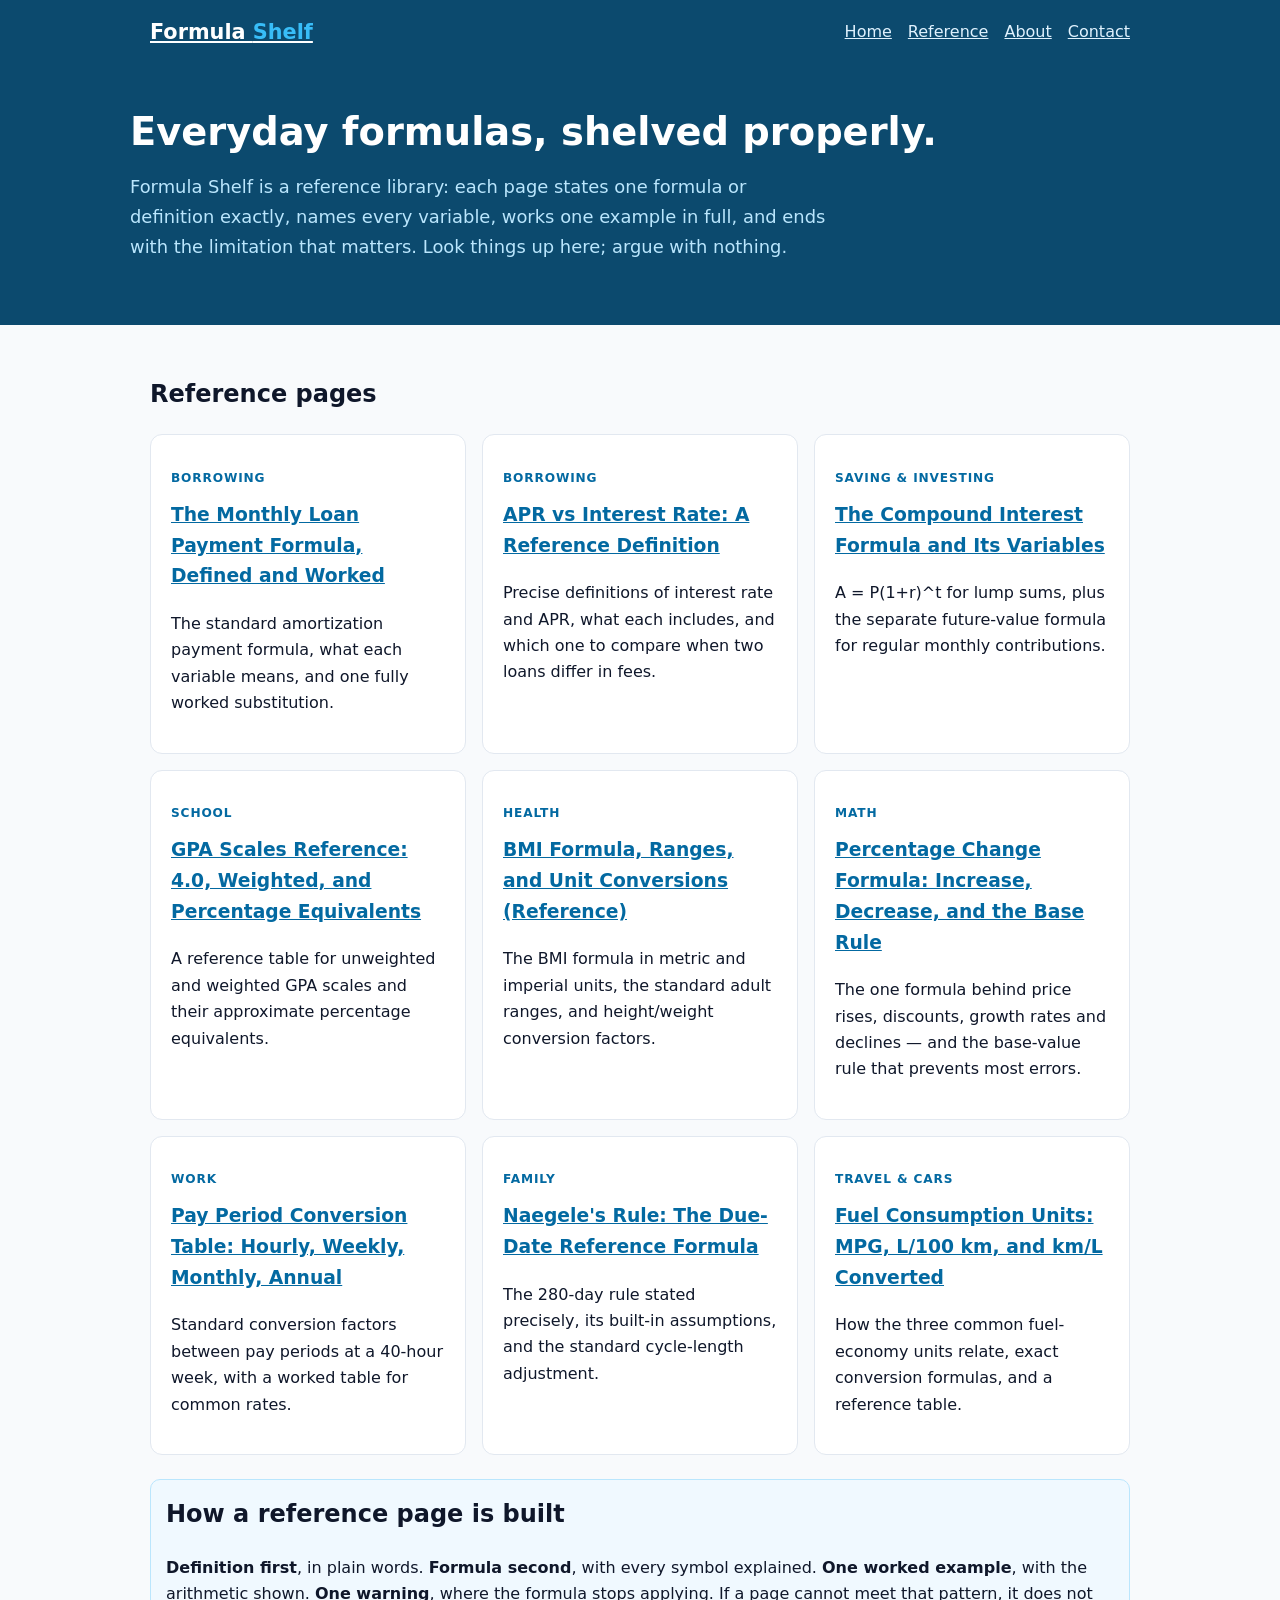
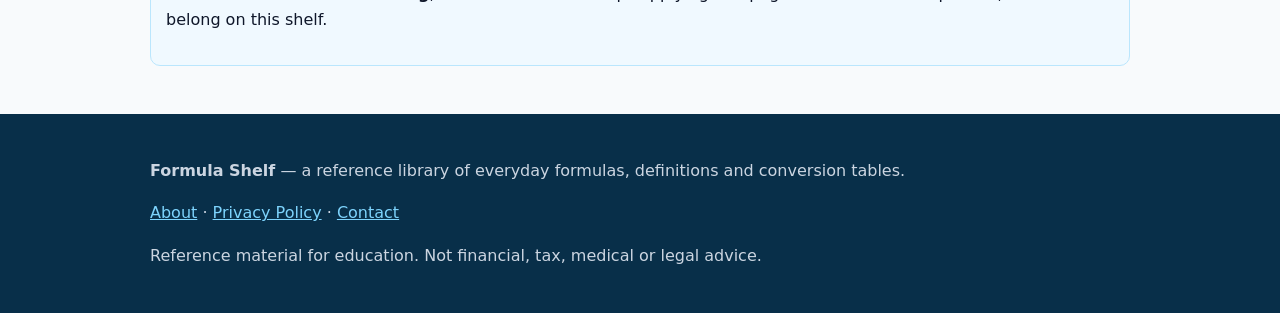
<file: index.html>
<!doctype html><html lang="en"><head><meta charset="utf-8"><meta name="viewport" content="width=device-width,initial-scale=1">
<title>Everyday Formulas and Definitions, Stated Exactly | Formula Shelf</title><meta name="description" content="A reference library of everyday formulas: loan payments, compound interest, GPA scales, BMI, percentage change, pay conversions, due dates and fuel-economy units.">
<meta property="og:title" content="Everyday Formulas and Definitions, Stated Exactly"><meta property="og:description" content="A reference library of everyday formulas: loan payments, compound interest, GPA scales, BMI, percentage change, pay conversions, due dates and fuel-economy units.">
<link rel="stylesheet" href="style.css"></head><body>
<header><div class="wrap"><div class="nav"><a class="logo" href="index.html">Formula <span>Shelf</span></a><nav><a href="index.html">Home</a><a href="index.html#reference">Reference</a><a href="about.html">About</a><a href="contact.html">Contact</a></nav></div></div></header>
<div style="background:#0c4a6e;color:#fff"><div class="wrap hero"><h1>Everyday formulas, shelved properly.</h1><p>Formula Shelf is a reference library: each page states one formula or definition exactly, names every variable, works one example in full, and ends with the limitation that matters. Look things up here; argue with nothing.</p></div></div>
<main><div class="wrap"><section id="reference"><h2>Reference pages</h2><div class="grid"><div class="card"><p class="tag">Borrowing</p><h3><a href="reference/monthly-loan-payment-formula.html">The Monthly Loan Payment Formula, Defined and Worked</a></h3><p>The standard amortization payment formula, what each variable means, and one fully worked substitution.</p></div>
<div class="card"><p class="tag">Borrowing</p><h3><a href="reference/apr-vs-interest-rate.html">APR vs Interest Rate: A Reference Definition</a></h3><p>Precise definitions of interest rate and APR, what each includes, and which one to compare when two loans differ in fees.</p></div>
<div class="card"><p class="tag">Saving & Investing</p><h3><a href="reference/compound-interest-formula.html">The Compound Interest Formula and Its Variables</a></h3><p>A = P(1+r)^t for lump sums, plus the separate future-value formula for regular monthly contributions.</p></div>
<div class="card"><p class="tag">School</p><h3><a href="reference/gpa-scale-reference.html">GPA Scales Reference: 4.0, Weighted, and Percentage Equivalents</a></h3><p>A reference table for unweighted and weighted GPA scales and their approximate percentage equivalents.</p></div>
<div class="card"><p class="tag">Health</p><h3><a href="reference/bmi-formula-and-ranges.html">BMI Formula, Ranges, and Unit Conversions (Reference)</a></h3><p>The BMI formula in metric and imperial units, the standard adult ranges, and height/weight conversion factors.</p></div>
<div class="card"><p class="tag">Math</p><h3><a href="reference/percentage-change-formula.html">Percentage Change Formula: Increase, Decrease, and the Base Rule</a></h3><p>The one formula behind price rises, discounts, growth rates and declines — and the base-value rule that prevents most errors.</p></div>
<div class="card"><p class="tag">Work</p><h3><a href="reference/pay-period-conversion-table.html">Pay Period Conversion Table: Hourly, Weekly, Monthly, Annual</a></h3><p>Standard conversion factors between pay periods at a 40-hour week, with a worked table for common rates.</p></div>
<div class="card"><p class="tag">Family</p><h3><a href="reference/naegeles-rule-reference.html">Naegele's Rule: The Due-Date Reference Formula</a></h3><p>The 280-day rule stated precisely, its built-in assumptions, and the standard cycle-length adjustment.</p></div>
<div class="card"><p class="tag">Travel & Cars</p><h3><a href="reference/fuel-consumption-units.html">Fuel Consumption Units: MPG, L/100 km, and km/L Converted</a></h3><p>How the three common fuel-economy units relate, exact conversion formulas, and a reference table.</p></div></div></section>
<section class="note" style="margin-top:24px"><h2 style="margin-top:0">How a reference page is built</h2><p><strong>Definition first</strong>, in plain words. <strong>Formula second</strong>, with every symbol explained. <strong>One worked example</strong>, with the arithmetic shown. <strong>One warning</strong>, where the formula stops applying. If a page cannot meet that pattern, it does not belong on this shelf.</p></section></div></main>
<footer><div class="wrap"><p><strong>Formula Shelf</strong> — a reference library of everyday formulas, definitions and conversion tables.</p><p><a href="about.html">About</a> · <a href="privacy.html">Privacy Policy</a> · <a href="contact.html">Contact</a></p><p>Reference material for education. Not financial, tax, medical or legal advice.</p></div></footer></body></html>
</file>
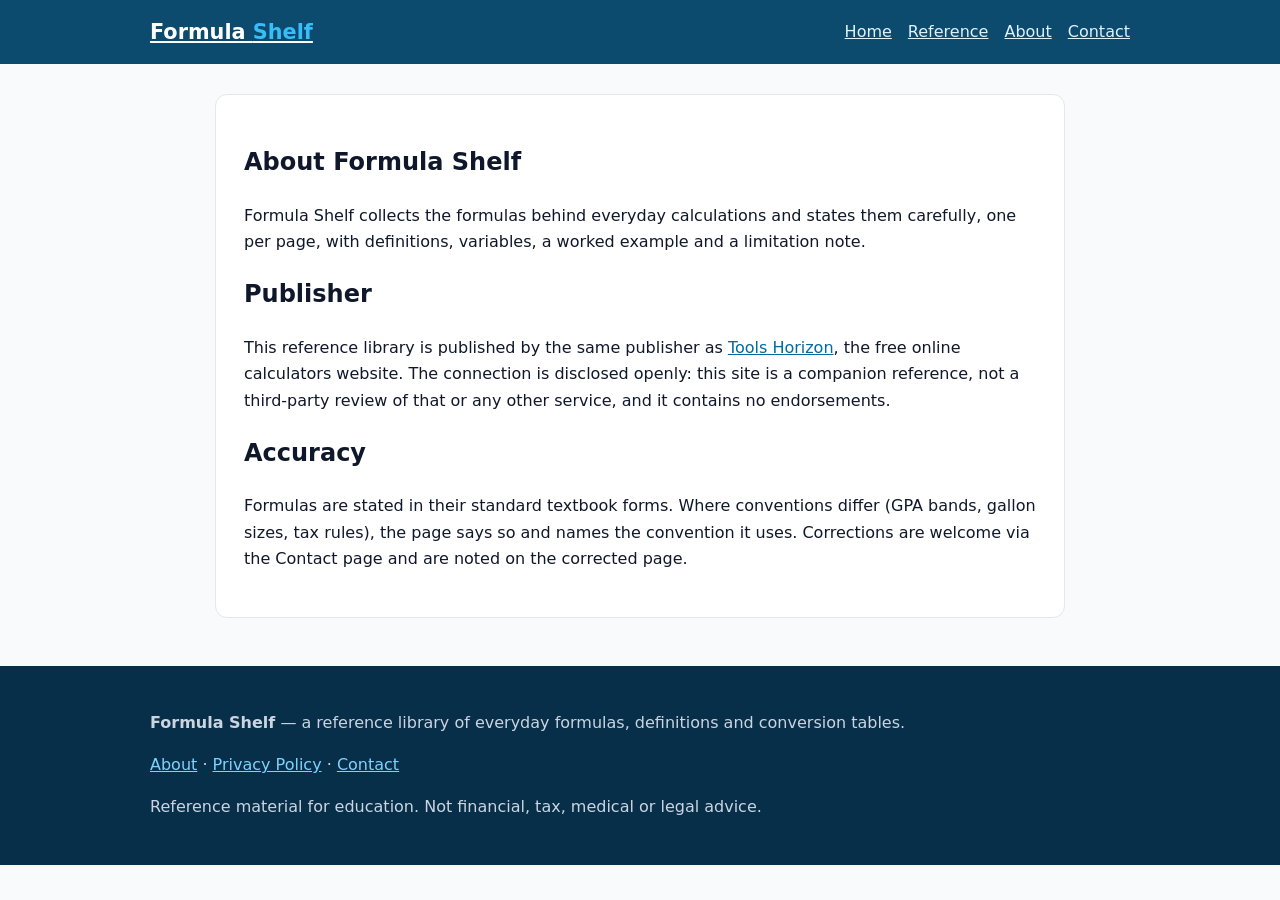
<file: about.html>
<!doctype html><html lang="en"><head><meta charset="utf-8"><meta name="viewport" content="width=device-width,initial-scale=1">
<title>About Formula Shelf | Formula Shelf</title><meta name="description" content="About Formula Shelf — a formula reference library and who publishes it.">
<meta property="og:title" content="About Formula Shelf"><meta property="og:description" content="About Formula Shelf — a formula reference library and who publishes it.">
<link rel="stylesheet" href="style.css"></head><body>
<header><div class="wrap"><div class="nav"><a class="logo" href="index.html">Formula <span>Shelf</span></a><nav><a href="index.html">Home</a><a href="index.html#reference">Reference</a><a href="about.html">About</a><a href="contact.html">Contact</a></nav></div></div></header>
<main><div class="wrap"><article><h1>About Formula Shelf</h1><p>Formula Shelf collects the formulas behind everyday calculations and states them carefully, one per page, with definitions, variables, a worked example and a limitation note.</p><h2>Publisher</h2><p>This reference library is published by the same publisher as <a href="https://toolshorizon.com/" rel="noopener" target="_blank">Tools Horizon</a>, the free online calculators website. The connection is disclosed openly: this site is a companion reference, not a third-party review of that or any other service, and it contains no endorsements.</p><h2>Accuracy</h2><p>Formulas are stated in their standard textbook forms. Where conventions differ (GPA bands, gallon sizes, tax rules), the page says so and names the convention it uses. Corrections are welcome via the Contact page and are noted on the corrected page.</p></article></div></main>
<footer><div class="wrap"><p><strong>Formula Shelf</strong> — a reference library of everyday formulas, definitions and conversion tables.</p><p><a href="about.html">About</a> · <a href="privacy.html">Privacy Policy</a> · <a href="contact.html">Contact</a></p><p>Reference material for education. Not financial, tax, medical or legal advice.</p></div></footer></body></html>
</file>
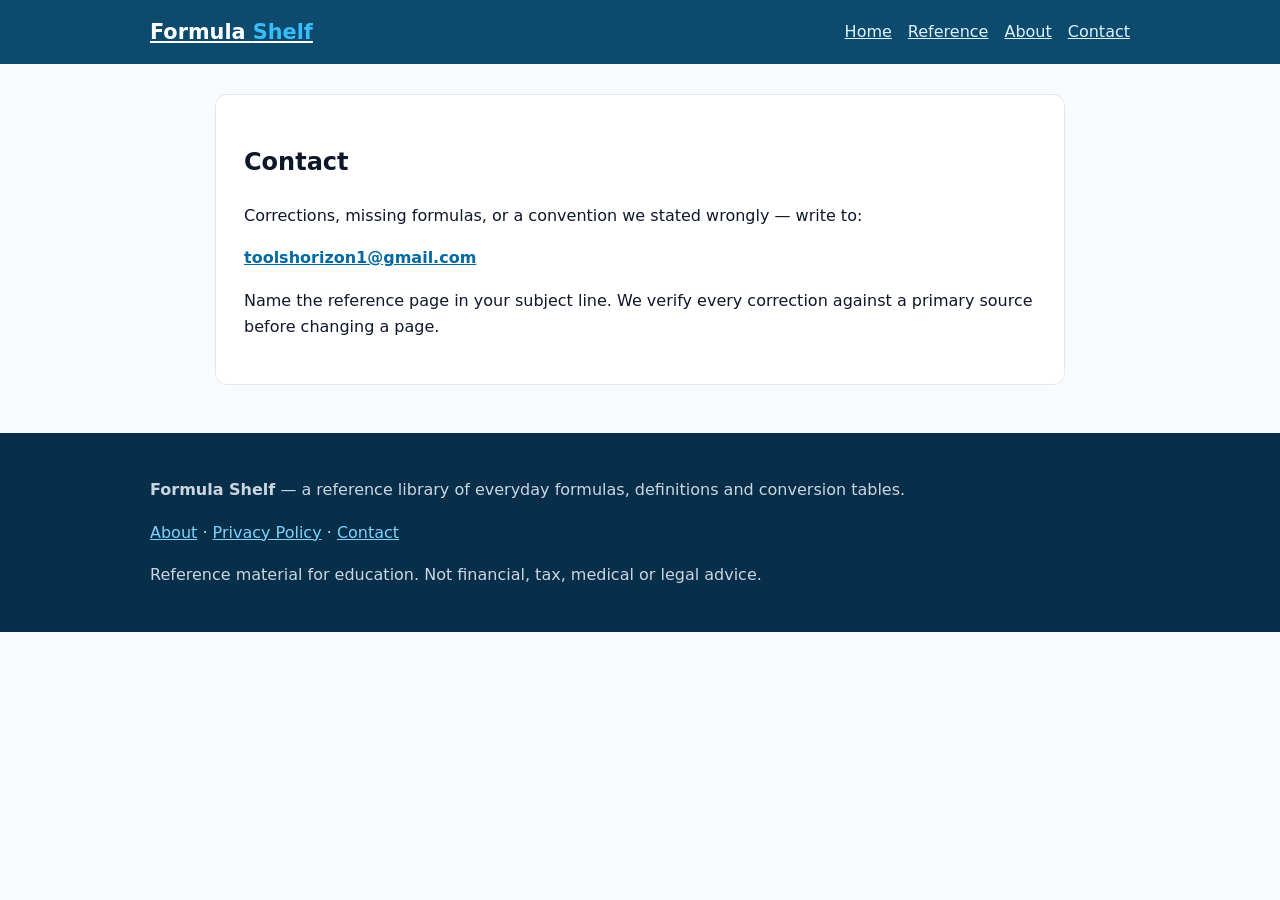
<file: contact.html>
<!doctype html><html lang="en"><head><meta charset="utf-8"><meta name="viewport" content="width=device-width,initial-scale=1">
<title>Contact Formula Shelf | Formula Shelf</title><meta name="description" content="Contact the Formula Shelf reference desk by email.">
<meta property="og:title" content="Contact Formula Shelf"><meta property="og:description" content="Contact the Formula Shelf reference desk by email.">
<link rel="stylesheet" href="style.css"></head><body>
<header><div class="wrap"><div class="nav"><a class="logo" href="index.html">Formula <span>Shelf</span></a><nav><a href="index.html">Home</a><a href="index.html#reference">Reference</a><a href="about.html">About</a><a href="contact.html">Contact</a></nav></div></div></header>
<main><div class="wrap"><article><h1>Contact</h1><p>Corrections, missing formulas, or a convention we stated wrongly — write to:</p><p><strong><a href="mailto:toolshorizon1@gmail.com">toolshorizon1@gmail.com</a></strong></p><p>Name the reference page in your subject line. We verify every correction against a primary source before changing a page.</p></article></div></main>
<footer><div class="wrap"><p><strong>Formula Shelf</strong> — a reference library of everyday formulas, definitions and conversion tables.</p><p><a href="about.html">About</a> · <a href="privacy.html">Privacy Policy</a> · <a href="contact.html">Contact</a></p><p>Reference material for education. Not financial, tax, medical or legal advice.</p></div></footer></body></html>
</file>
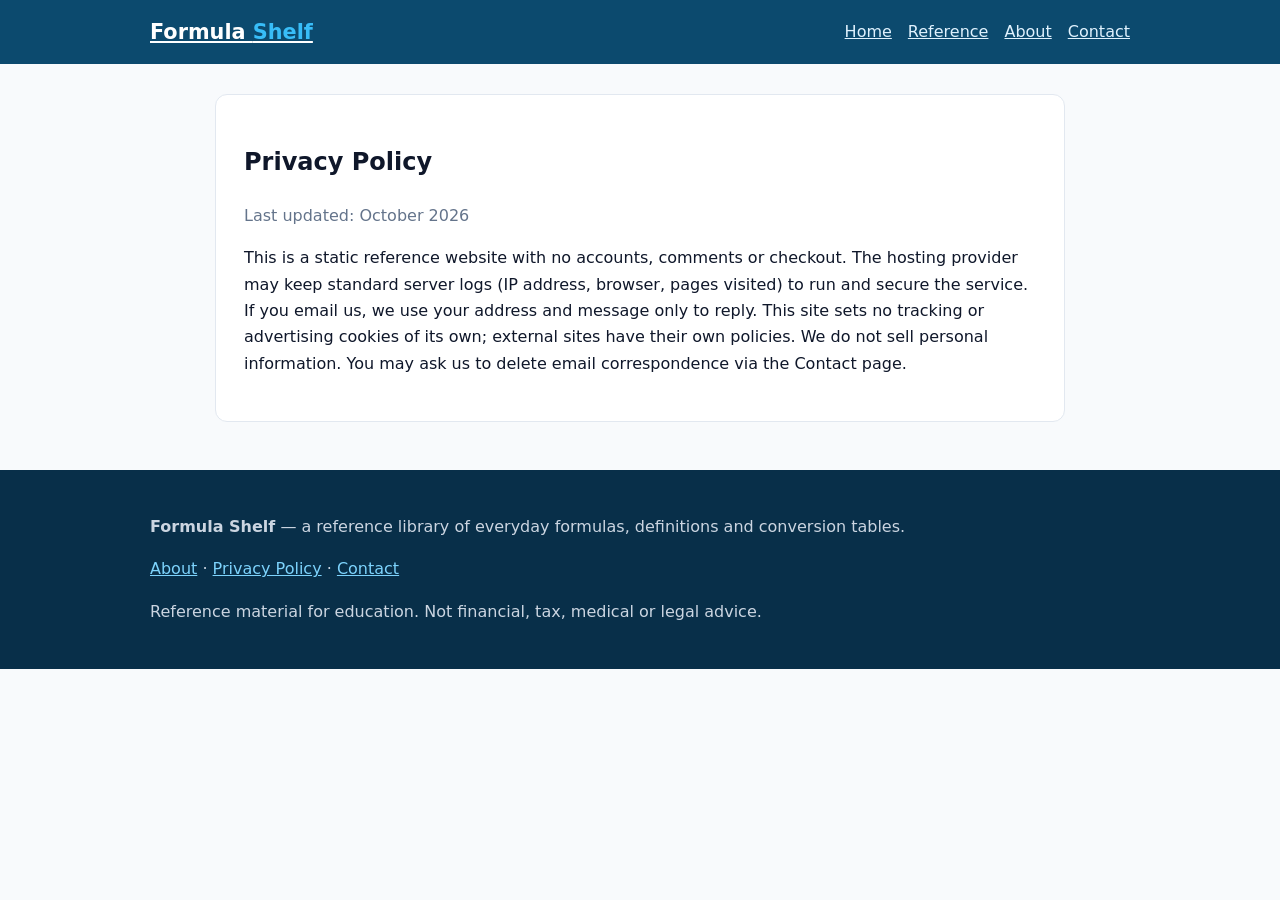
<file: privacy.html>
<!doctype html><html lang="en"><head><meta charset="utf-8"><meta name="viewport" content="width=device-width,initial-scale=1">
<title>Privacy Policy | Formula Shelf</title><meta name="description" content="Privacy policy for Formula Shelf: static reference site, no accounts, no tracking cookies.">
<meta property="og:title" content="Privacy Policy"><meta property="og:description" content="Privacy policy for Formula Shelf: static reference site, no accounts, no tracking cookies.">
<link rel="stylesheet" href="style.css"></head><body>
<header><div class="wrap"><div class="nav"><a class="logo" href="index.html">Formula <span>Shelf</span></a><nav><a href="index.html">Home</a><a href="index.html#reference">Reference</a><a href="about.html">About</a><a href="contact.html">Contact</a></nav></div></div></header>
<main><div class="wrap"><article><h1>Privacy Policy</h1><p class="meta">Last updated: October 2026</p><p>This is a static reference website with no accounts, comments or checkout. The hosting provider may keep standard server logs (IP address, browser, pages visited) to run and secure the service. If you email us, we use your address and message only to reply. This site sets no tracking or advertising cookies of its own; external sites have their own policies. We do not sell personal information. You may ask us to delete email correspondence via the Contact page.</p></article></div></main>
<footer><div class="wrap"><p><strong>Formula Shelf</strong> — a reference library of everyday formulas, definitions and conversion tables.</p><p><a href="about.html">About</a> · <a href="privacy.html">Privacy Policy</a> · <a href="contact.html">Contact</a></p><p>Reference material for education. Not financial, tax, medical or legal advice.</p></div></footer></body></html>
</file>
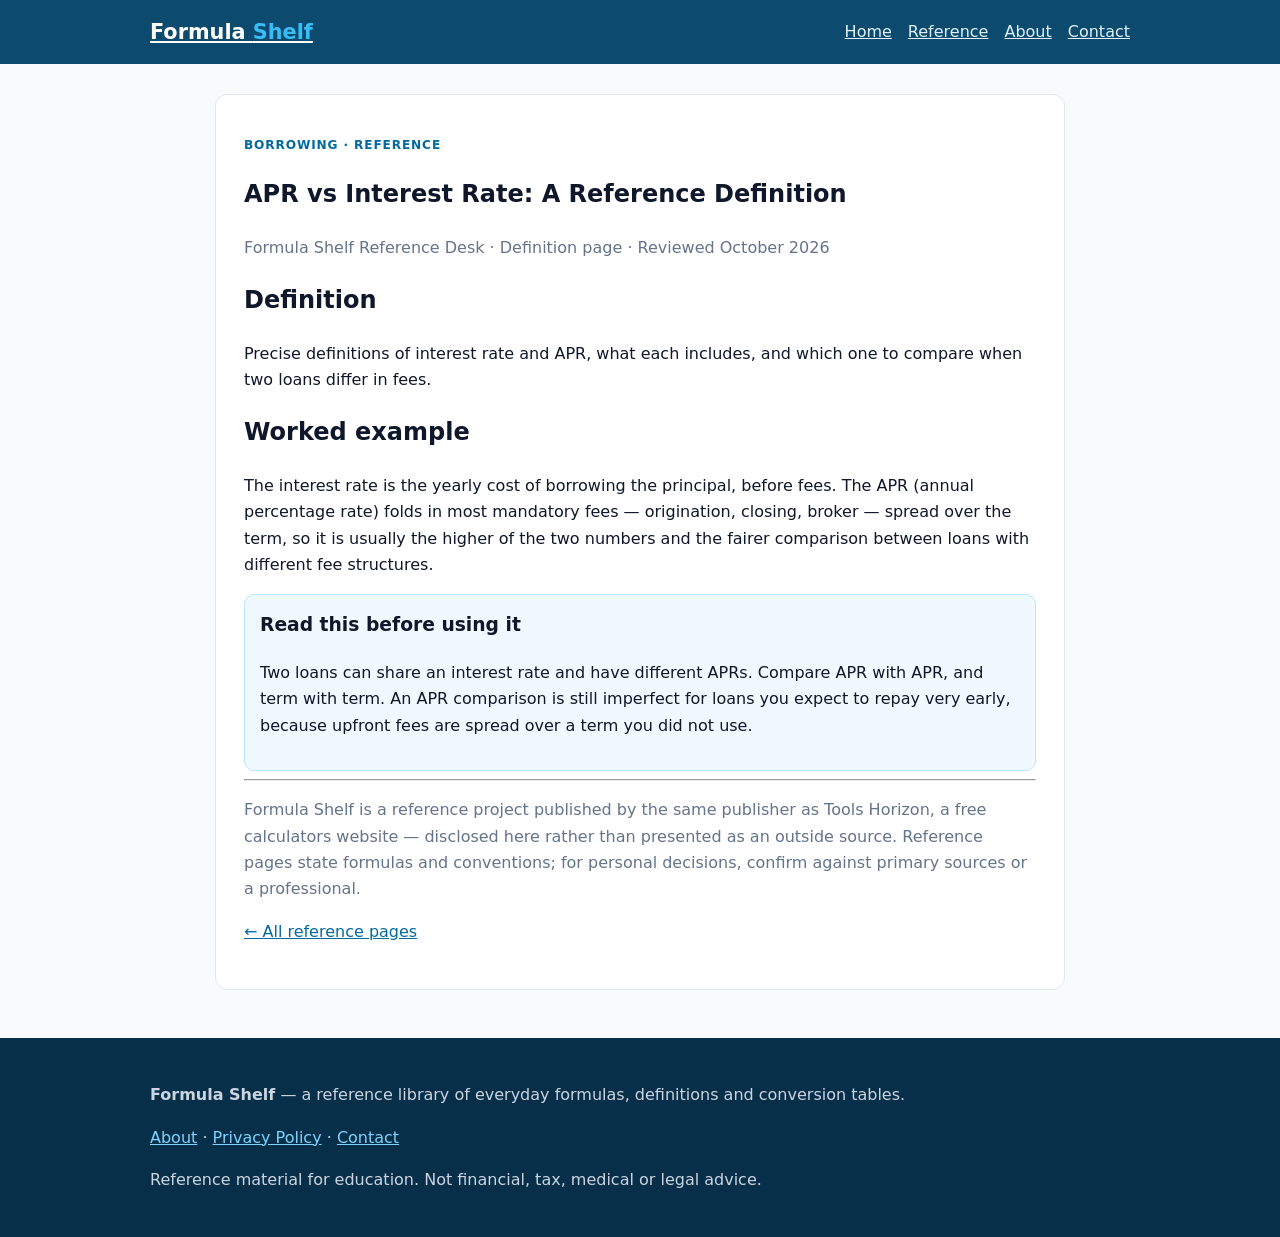
<file: reference/apr-vs-interest-rate.html>
<!doctype html><html lang="en"><head><meta charset="utf-8"><meta name="viewport" content="width=device-width,initial-scale=1">
<title>APR vs Interest Rate: A Reference Definition | Formula Shelf</title><meta name="description" content="Precise definitions of interest rate and APR, what each includes, and which one to compare when two loans differ in fees.">
<meta property="og:title" content="APR vs Interest Rate: A Reference Definition"><meta property="og:description" content="Precise definitions of interest rate and APR, what each includes, and which one to compare when two loans differ in fees.">
<link rel="stylesheet" href="../style.css"></head><body>
<header><div class="wrap"><div class="nav"><a class="logo" href="../index.html">Formula <span>Shelf</span></a><nav><a href="../index.html">Home</a><a href="../index.html#reference">Reference</a><a href="../about.html">About</a><a href="../contact.html">Contact</a></nav></div></div></header>
<main><div class="wrap"><article><p class="tag">Borrowing · Reference</p><h1>APR vs Interest Rate: A Reference Definition</h1>
<p class="meta">Formula Shelf Reference Desk · Definition page · Reviewed October 2026</p>
<h2>Definition</h2><p>Precise definitions of interest rate and APR, what each includes, and which one to compare when two loans differ in fees.</p>

<h2>Worked example</h2><p>The interest rate is the yearly cost of borrowing the principal, before fees. The APR (annual percentage rate) folds in most mandatory fees — origination, closing, broker — spread over the term, so it is usually the higher of the two numbers and the fairer comparison between loans with different fee structures.</p>
<div class="note"><h3 style="margin-top:0">Read this before using it</h3><p>Two loans can share an interest rate and have different APRs. Compare APR with APR, and term with term. An APR comparison is still imperfect for loans you expect to repay very early, because upfront fees are spread over a term you did not use.</p></div>
<hr><p class="meta">Formula Shelf is a reference project published by the same publisher as Tools Horizon, a free calculators website — disclosed here rather than presented as an outside source. Reference pages state formulas and conventions; for personal decisions, confirm against primary sources or a professional.</p>
<p><a href="../index.html#reference">← All reference pages</a></p></article></div></main>
<footer><div class="wrap"><p><strong>Formula Shelf</strong> — a reference library of everyday formulas, definitions and conversion tables.</p><p><a href="../about.html">About</a> · <a href="../privacy.html">Privacy Policy</a> · <a href="../contact.html">Contact</a></p><p>Reference material for education. Not financial, tax, medical or legal advice.</p></div></footer></body></html>
</file>
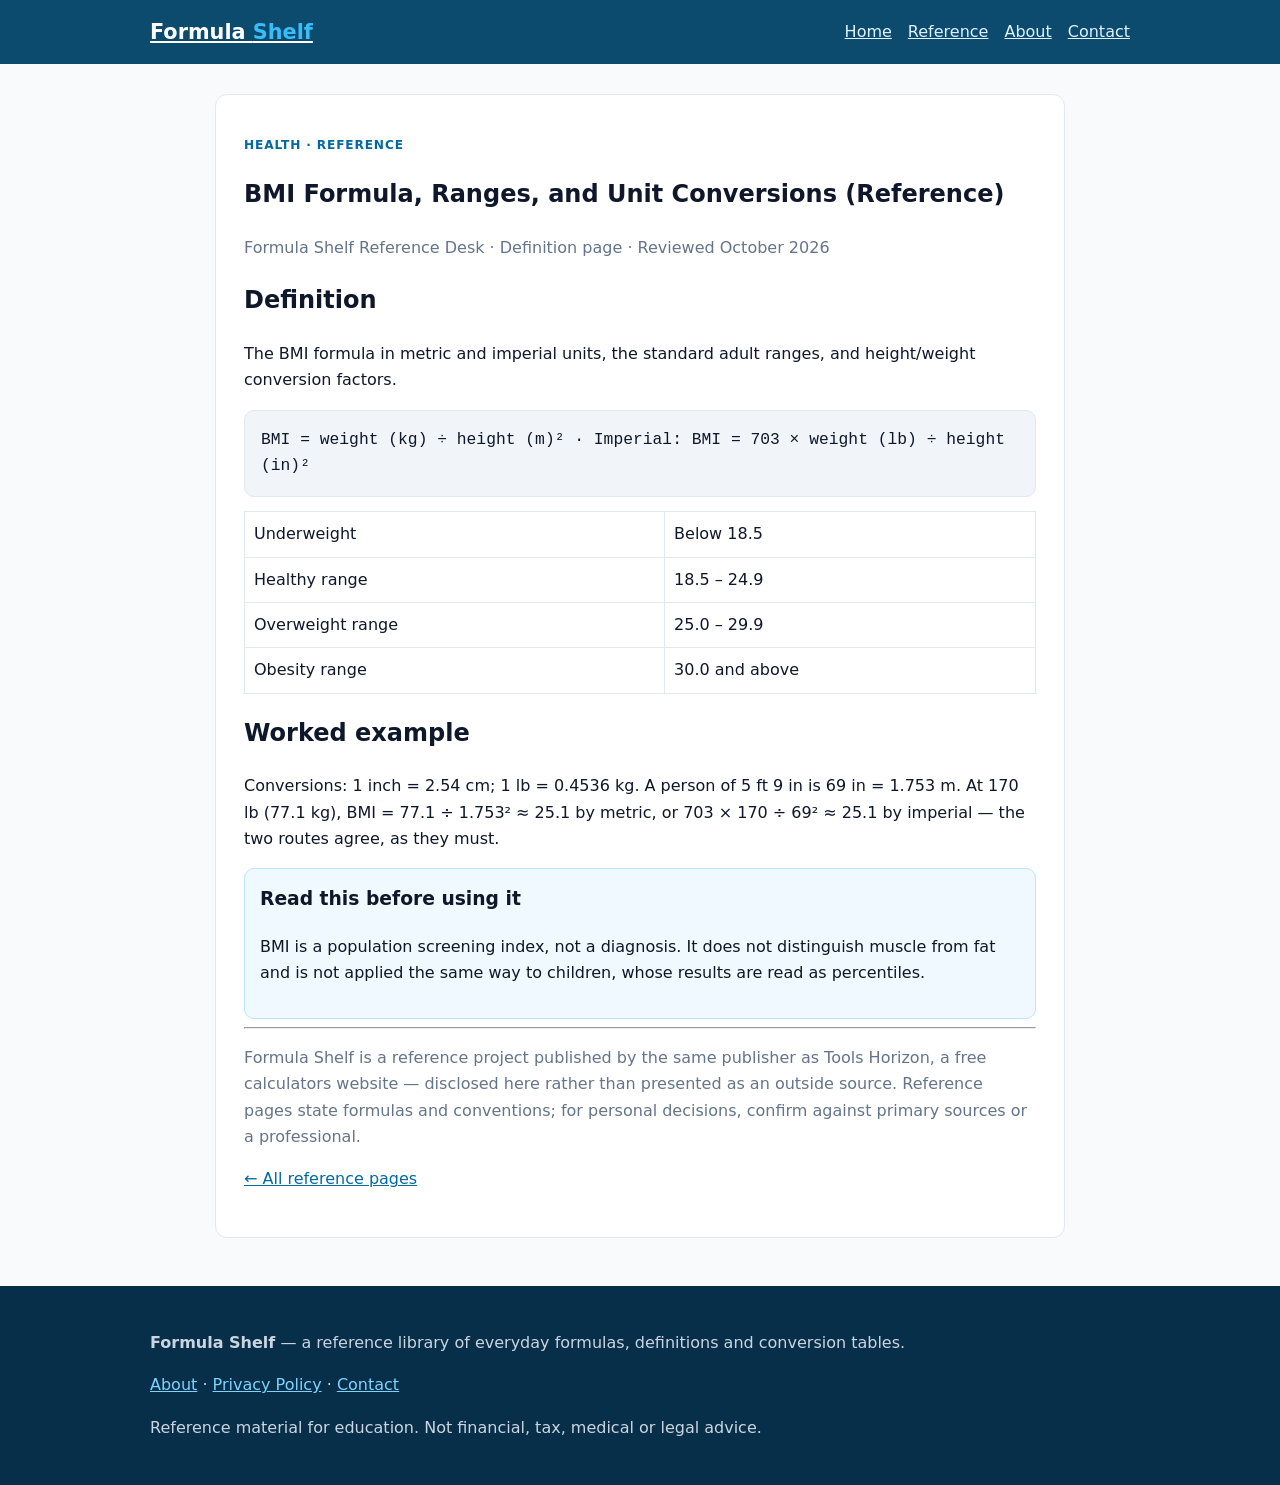
<file: reference/bmi-formula-and-ranges.html>
<!doctype html><html lang="en"><head><meta charset="utf-8"><meta name="viewport" content="width=device-width,initial-scale=1">
<title>BMI Formula, Ranges, and Unit Conversions (Reference) | Formula Shelf</title><meta name="description" content="The BMI formula in metric and imperial units, the standard adult ranges, and height/weight conversion factors.">
<meta property="og:title" content="BMI Formula, Ranges, and Unit Conversions (Reference)"><meta property="og:description" content="The BMI formula in metric and imperial units, the standard adult ranges, and height/weight conversion factors.">
<link rel="stylesheet" href="../style.css"></head><body>
<header><div class="wrap"><div class="nav"><a class="logo" href="../index.html">Formula <span>Shelf</span></a><nav><a href="../index.html">Home</a><a href="../index.html#reference">Reference</a><a href="../about.html">About</a><a href="../contact.html">Contact</a></nav></div></div></header>
<main><div class="wrap"><article><p class="tag">Health · Reference</p><h1>BMI Formula, Ranges, and Unit Conversions (Reference)</h1>
<p class="meta">Formula Shelf Reference Desk · Definition page · Reviewed October 2026</p>
<h2>Definition</h2><p>The BMI formula in metric and imperial units, the standard adult ranges, and height/weight conversion factors.</p>
<div class="formula">BMI = weight (kg) ÷ height (m)²   ·   Imperial: BMI = 703 × weight (lb) ÷ height (in)²</div><table><tr><td>Underweight</td><td>Below 18.5</td></tr><tr><td>Healthy range</td><td>18.5 – 24.9</td></tr><tr><td>Overweight range</td><td>25.0 – 29.9</td></tr><tr><td>Obesity range</td><td>30.0 and above</td></tr></table>
<h2>Worked example</h2><p>Conversions: 1 inch = 2.54 cm; 1 lb = 0.4536 kg. A person of 5 ft 9 in is 69 in = 1.753 m. At 170 lb (77.1 kg), BMI = 77.1 ÷ 1.753² ≈ 25.1 by metric, or 703 × 170 ÷ 69² ≈ 25.1 by imperial — the two routes agree, as they must.</p>
<div class="note"><h3 style="margin-top:0">Read this before using it</h3><p>BMI is a population screening index, not a diagnosis. It does not distinguish muscle from fat and is not applied the same way to children, whose results are read as percentiles.</p></div>
<hr><p class="meta">Formula Shelf is a reference project published by the same publisher as Tools Horizon, a free calculators website — disclosed here rather than presented as an outside source. Reference pages state formulas and conventions; for personal decisions, confirm against primary sources or a professional.</p>
<p><a href="../index.html#reference">← All reference pages</a></p></article></div></main>
<footer><div class="wrap"><p><strong>Formula Shelf</strong> — a reference library of everyday formulas, definitions and conversion tables.</p><p><a href="../about.html">About</a> · <a href="../privacy.html">Privacy Policy</a> · <a href="../contact.html">Contact</a></p><p>Reference material for education. Not financial, tax, medical or legal advice.</p></div></footer></body></html>
</file>
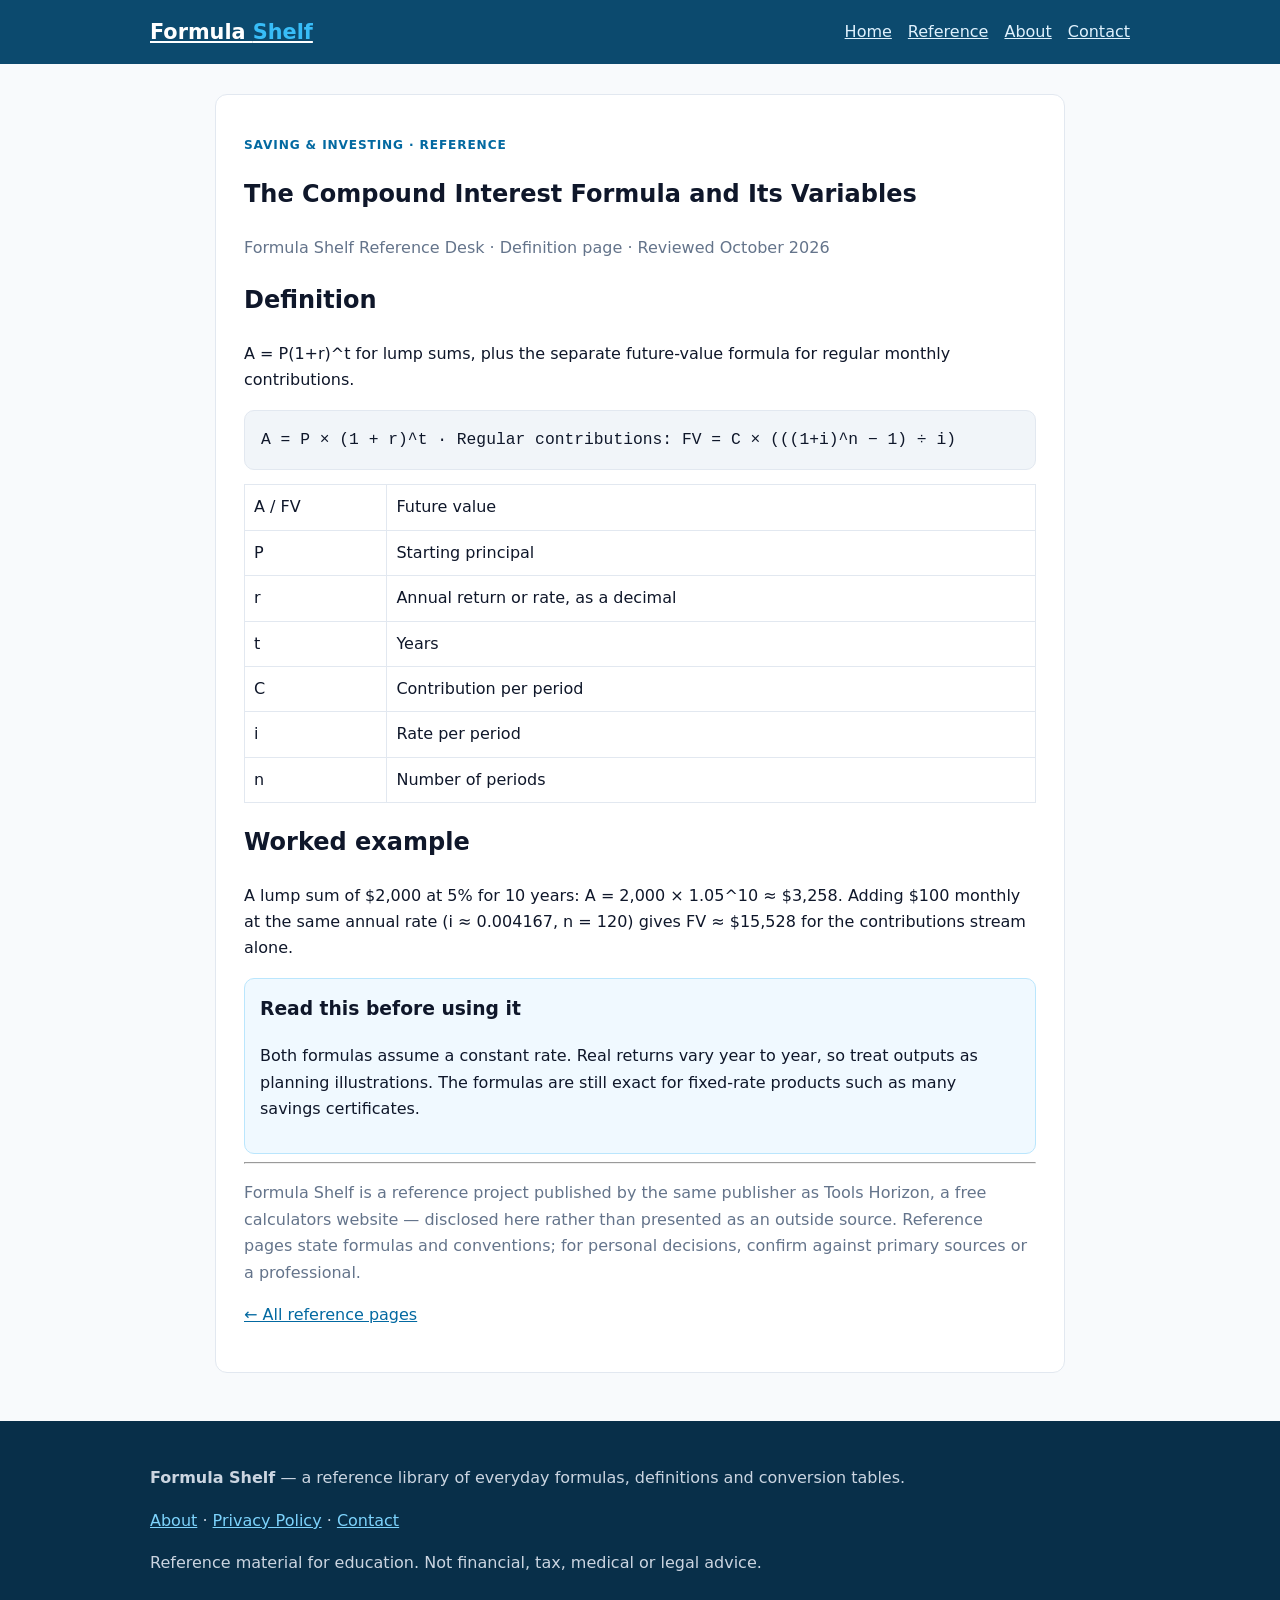
<file: reference/compound-interest-formula.html>
<!doctype html><html lang="en"><head><meta charset="utf-8"><meta name="viewport" content="width=device-width,initial-scale=1">
<title>The Compound Interest Formula and Its Variables | Formula Shelf</title><meta name="description" content="A = P(1+r)^t for lump sums, plus the separate future-value formula for regular monthly contributions.">
<meta property="og:title" content="The Compound Interest Formula and Its Variables"><meta property="og:description" content="A = P(1+r)^t for lump sums, plus the separate future-value formula for regular monthly contributions.">
<link rel="stylesheet" href="../style.css"></head><body>
<header><div class="wrap"><div class="nav"><a class="logo" href="../index.html">Formula <span>Shelf</span></a><nav><a href="../index.html">Home</a><a href="../index.html#reference">Reference</a><a href="../about.html">About</a><a href="../contact.html">Contact</a></nav></div></div></header>
<main><div class="wrap"><article><p class="tag">Saving & Investing · Reference</p><h1>The Compound Interest Formula and Its Variables</h1>
<p class="meta">Formula Shelf Reference Desk · Definition page · Reviewed October 2026</p>
<h2>Definition</h2><p>A = P(1+r)^t for lump sums, plus the separate future-value formula for regular monthly contributions.</p>
<div class="formula">A = P × (1 + r)^t   ·   Regular contributions: FV = C × (((1+i)^n − 1) ÷ i)</div><table><tr><td>A / FV</td><td>Future value</td></tr><tr><td>P</td><td>Starting principal</td></tr><tr><td>r</td><td>Annual return or rate, as a decimal</td></tr><tr><td>t</td><td>Years</td></tr><tr><td>C</td><td>Contribution per period</td></tr><tr><td>i</td><td>Rate per period</td></tr><tr><td>n</td><td>Number of periods</td></tr></table>
<h2>Worked example</h2><p>A lump sum of $2,000 at 5% for 10 years: A = 2,000 × 1.05^10 ≈ $3,258. Adding $100 monthly at the same annual rate (i ≈ 0.004167, n = 120) gives FV ≈ $15,528 for the contributions stream alone.</p>
<div class="note"><h3 style="margin-top:0">Read this before using it</h3><p>Both formulas assume a constant rate. Real returns vary year to year, so treat outputs as planning illustrations. The formulas are still exact for fixed-rate products such as many savings certificates.</p></div>
<hr><p class="meta">Formula Shelf is a reference project published by the same publisher as Tools Horizon, a free calculators website — disclosed here rather than presented as an outside source. Reference pages state formulas and conventions; for personal decisions, confirm against primary sources or a professional.</p>
<p><a href="../index.html#reference">← All reference pages</a></p></article></div></main>
<footer><div class="wrap"><p><strong>Formula Shelf</strong> — a reference library of everyday formulas, definitions and conversion tables.</p><p><a href="../about.html">About</a> · <a href="../privacy.html">Privacy Policy</a> · <a href="../contact.html">Contact</a></p><p>Reference material for education. Not financial, tax, medical or legal advice.</p></div></footer></body></html>
</file>
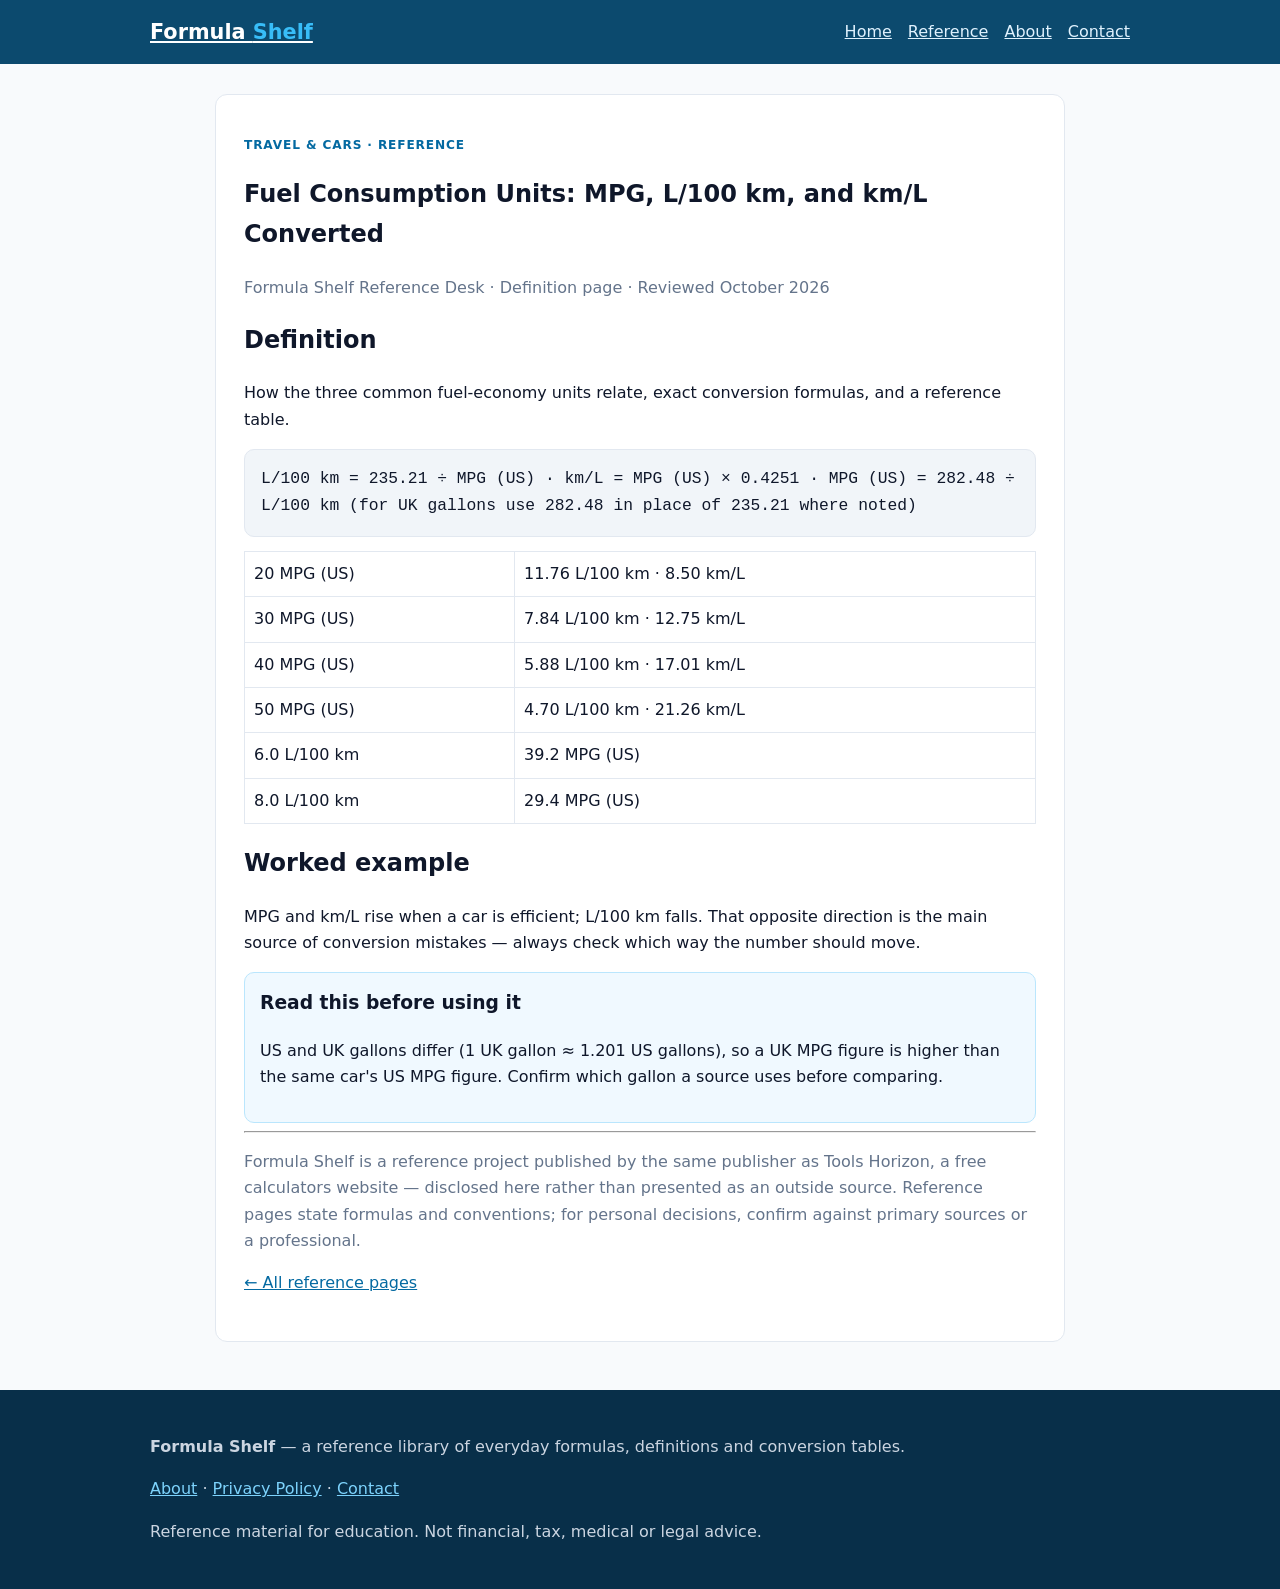
<file: reference/fuel-consumption-units.html>
<!doctype html><html lang="en"><head><meta charset="utf-8"><meta name="viewport" content="width=device-width,initial-scale=1">
<title>Fuel Consumption Units: MPG, L/100 km, and km/L Converted | Formula Shelf</title><meta name="description" content="How the three common fuel-economy units relate, exact conversion formulas, and a reference table.">
<meta property="og:title" content="Fuel Consumption Units: MPG, L/100 km, and km/L Converted"><meta property="og:description" content="How the three common fuel-economy units relate, exact conversion formulas, and a reference table.">
<link rel="stylesheet" href="../style.css"></head><body>
<header><div class="wrap"><div class="nav"><a class="logo" href="../index.html">Formula <span>Shelf</span></a><nav><a href="../index.html">Home</a><a href="../index.html#reference">Reference</a><a href="../about.html">About</a><a href="../contact.html">Contact</a></nav></div></div></header>
<main><div class="wrap"><article><p class="tag">Travel & Cars · Reference</p><h1>Fuel Consumption Units: MPG, L/100 km, and km/L Converted</h1>
<p class="meta">Formula Shelf Reference Desk · Definition page · Reviewed October 2026</p>
<h2>Definition</h2><p>How the three common fuel-economy units relate, exact conversion formulas, and a reference table.</p>
<div class="formula">L/100 km = 235.21 ÷ MPG (US) · km/L = MPG (US) × 0.4251 · MPG (US) = 282.48 ÷ L/100 km (for UK gallons use 282.48 in place of 235.21 where noted)</div><table><tr><td>20 MPG (US)</td><td>11.76 L/100 km · 8.50 km/L</td></tr><tr><td>30 MPG (US)</td><td>7.84 L/100 km · 12.75 km/L</td></tr><tr><td>40 MPG (US)</td><td>5.88 L/100 km · 17.01 km/L</td></tr><tr><td>50 MPG (US)</td><td>4.70 L/100 km · 21.26 km/L</td></tr><tr><td>6.0 L/100 km</td><td>39.2 MPG (US)</td></tr><tr><td>8.0 L/100 km</td><td>29.4 MPG (US)</td></tr></table>
<h2>Worked example</h2><p>MPG and km/L rise when a car is efficient; L/100 km falls. That opposite direction is the main source of conversion mistakes — always check which way the number should move.</p>
<div class="note"><h3 style="margin-top:0">Read this before using it</h3><p>US and UK gallons differ (1 UK gallon ≈ 1.201 US gallons), so a UK MPG figure is higher than the same car's US MPG figure. Confirm which gallon a source uses before comparing.</p></div>
<hr><p class="meta">Formula Shelf is a reference project published by the same publisher as Tools Horizon, a free calculators website — disclosed here rather than presented as an outside source. Reference pages state formulas and conventions; for personal decisions, confirm against primary sources or a professional.</p>
<p><a href="../index.html#reference">← All reference pages</a></p></article></div></main>
<footer><div class="wrap"><p><strong>Formula Shelf</strong> — a reference library of everyday formulas, definitions and conversion tables.</p><p><a href="../about.html">About</a> · <a href="../privacy.html">Privacy Policy</a> · <a href="../contact.html">Contact</a></p><p>Reference material for education. Not financial, tax, medical or legal advice.</p></div></footer></body></html>
</file>
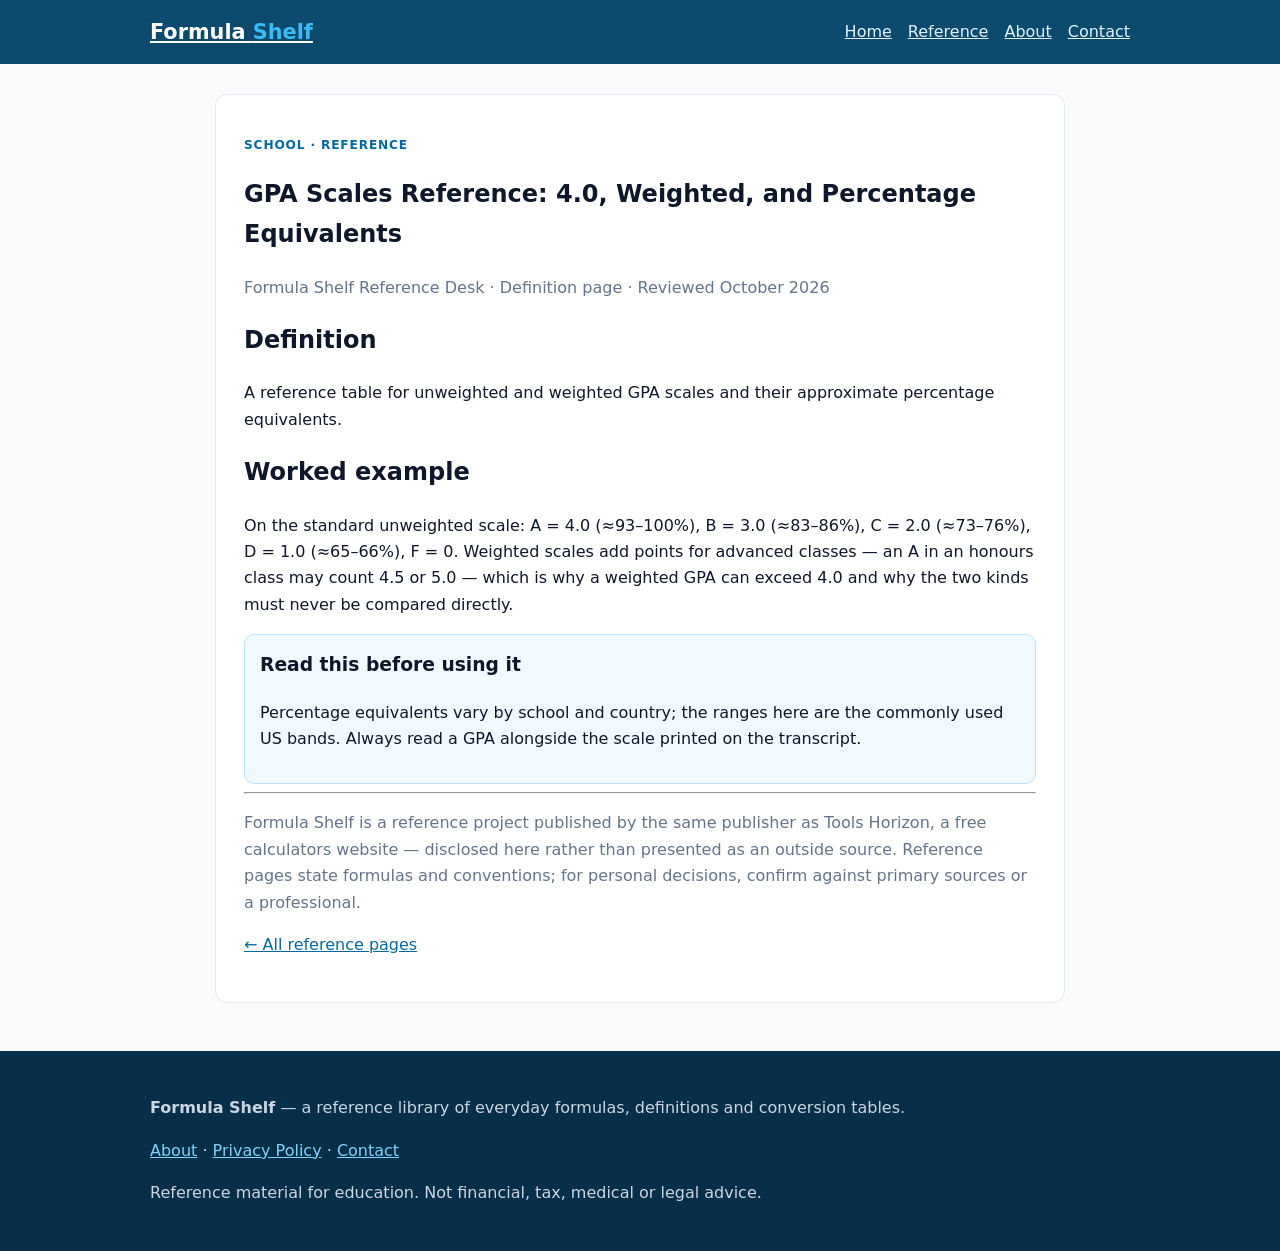
<file: reference/gpa-scale-reference.html>
<!doctype html><html lang="en"><head><meta charset="utf-8"><meta name="viewport" content="width=device-width,initial-scale=1">
<title>GPA Scales Reference: 4.0, Weighted, and Percentage Equivalents | Formula Shelf</title><meta name="description" content="A reference table for unweighted and weighted GPA scales and their approximate percentage equivalents.">
<meta property="og:title" content="GPA Scales Reference: 4.0, Weighted, and Percentage Equivalents"><meta property="og:description" content="A reference table for unweighted and weighted GPA scales and their approximate percentage equivalents.">
<link rel="stylesheet" href="../style.css"></head><body>
<header><div class="wrap"><div class="nav"><a class="logo" href="../index.html">Formula <span>Shelf</span></a><nav><a href="../index.html">Home</a><a href="../index.html#reference">Reference</a><a href="../about.html">About</a><a href="../contact.html">Contact</a></nav></div></div></header>
<main><div class="wrap"><article><p class="tag">School · Reference</p><h1>GPA Scales Reference: 4.0, Weighted, and Percentage Equivalents</h1>
<p class="meta">Formula Shelf Reference Desk · Definition page · Reviewed October 2026</p>
<h2>Definition</h2><p>A reference table for unweighted and weighted GPA scales and their approximate percentage equivalents.</p>

<h2>Worked example</h2><p>On the standard unweighted scale: A = 4.0 (≈93–100%), B = 3.0 (≈83–86%), C = 2.0 (≈73–76%), D = 1.0 (≈65–66%), F = 0. Weighted scales add points for advanced classes — an A in an honours class may count 4.5 or 5.0 — which is why a weighted GPA can exceed 4.0 and why the two kinds must never be compared directly.</p>
<div class="note"><h3 style="margin-top:0">Read this before using it</h3><p>Percentage equivalents vary by school and country; the ranges here are the commonly used US bands. Always read a GPA alongside the scale printed on the transcript.</p></div>
<hr><p class="meta">Formula Shelf is a reference project published by the same publisher as Tools Horizon, a free calculators website — disclosed here rather than presented as an outside source. Reference pages state formulas and conventions; for personal decisions, confirm against primary sources or a professional.</p>
<p><a href="../index.html#reference">← All reference pages</a></p></article></div></main>
<footer><div class="wrap"><p><strong>Formula Shelf</strong> — a reference library of everyday formulas, definitions and conversion tables.</p><p><a href="../about.html">About</a> · <a href="../privacy.html">Privacy Policy</a> · <a href="../contact.html">Contact</a></p><p>Reference material for education. Not financial, tax, medical or legal advice.</p></div></footer></body></html>
</file>
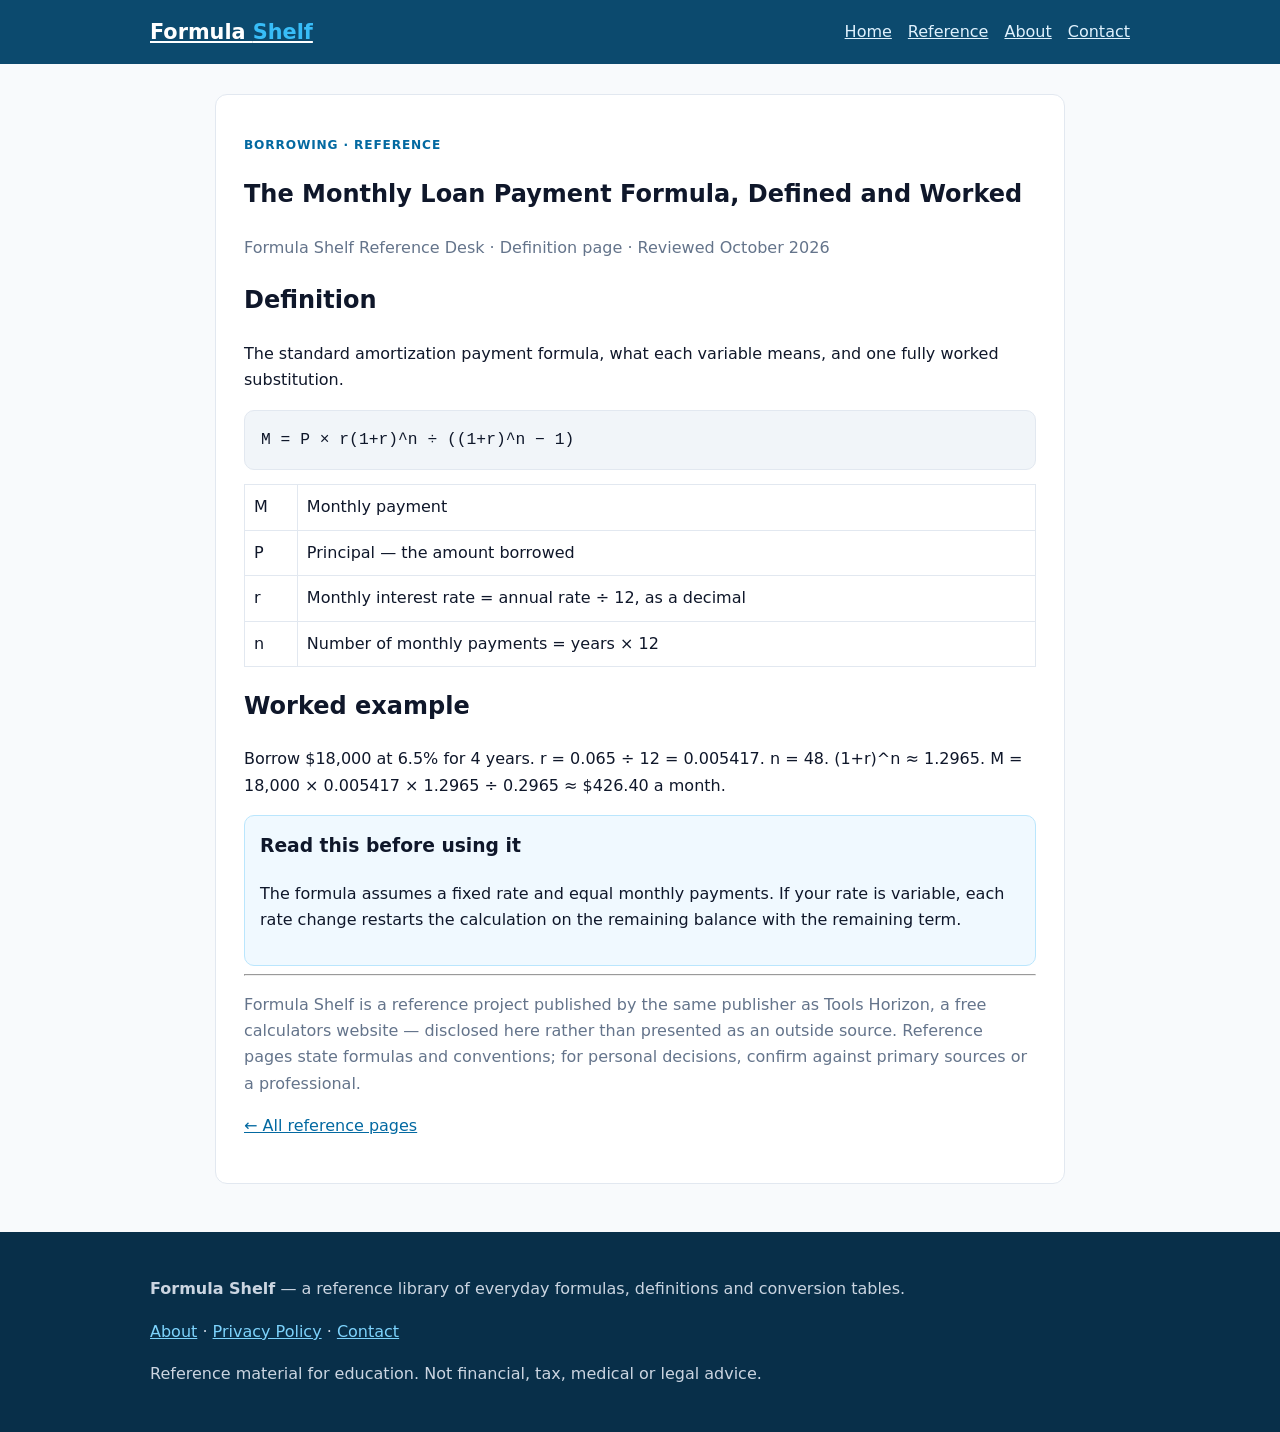
<file: reference/monthly-loan-payment-formula.html>
<!doctype html><html lang="en"><head><meta charset="utf-8"><meta name="viewport" content="width=device-width,initial-scale=1">
<title>The Monthly Loan Payment Formula, Defined and Worked | Formula Shelf</title><meta name="description" content="The standard amortization payment formula, what each variable means, and one fully worked substitution.">
<meta property="og:title" content="The Monthly Loan Payment Formula, Defined and Worked"><meta property="og:description" content="The standard amortization payment formula, what each variable means, and one fully worked substitution.">
<link rel="stylesheet" href="../style.css"></head><body>
<header><div class="wrap"><div class="nav"><a class="logo" href="../index.html">Formula <span>Shelf</span></a><nav><a href="../index.html">Home</a><a href="../index.html#reference">Reference</a><a href="../about.html">About</a><a href="../contact.html">Contact</a></nav></div></div></header>
<main><div class="wrap"><article><p class="tag">Borrowing · Reference</p><h1>The Monthly Loan Payment Formula, Defined and Worked</h1>
<p class="meta">Formula Shelf Reference Desk · Definition page · Reviewed October 2026</p>
<h2>Definition</h2><p>The standard amortization payment formula, what each variable means, and one fully worked substitution.</p>
<div class="formula">M = P × r(1+r)^n ÷ ((1+r)^n − 1)</div><table><tr><td>M</td><td>Monthly payment</td></tr><tr><td>P</td><td>Principal — the amount borrowed</td></tr><tr><td>r</td><td>Monthly interest rate = annual rate ÷ 12, as a decimal</td></tr><tr><td>n</td><td>Number of monthly payments = years × 12</td></tr></table>
<h2>Worked example</h2><p>Borrow $18,000 at 6.5% for 4 years. r = 0.065 ÷ 12 = 0.005417. n = 48. (1+r)^n ≈ 1.2965. M = 18,000 × 0.005417 × 1.2965 ÷ 0.2965 ≈ $426.40 a month.</p>
<div class="note"><h3 style="margin-top:0">Read this before using it</h3><p>The formula assumes a fixed rate and equal monthly payments. If your rate is variable, each rate change restarts the calculation on the remaining balance with the remaining term.</p></div>
<hr><p class="meta">Formula Shelf is a reference project published by the same publisher as Tools Horizon, a free calculators website — disclosed here rather than presented as an outside source. Reference pages state formulas and conventions; for personal decisions, confirm against primary sources or a professional.</p>
<p><a href="../index.html#reference">← All reference pages</a></p></article></div></main>
<footer><div class="wrap"><p><strong>Formula Shelf</strong> — a reference library of everyday formulas, definitions and conversion tables.</p><p><a href="../about.html">About</a> · <a href="../privacy.html">Privacy Policy</a> · <a href="../contact.html">Contact</a></p><p>Reference material for education. Not financial, tax, medical or legal advice.</p></div></footer></body></html>
</file>
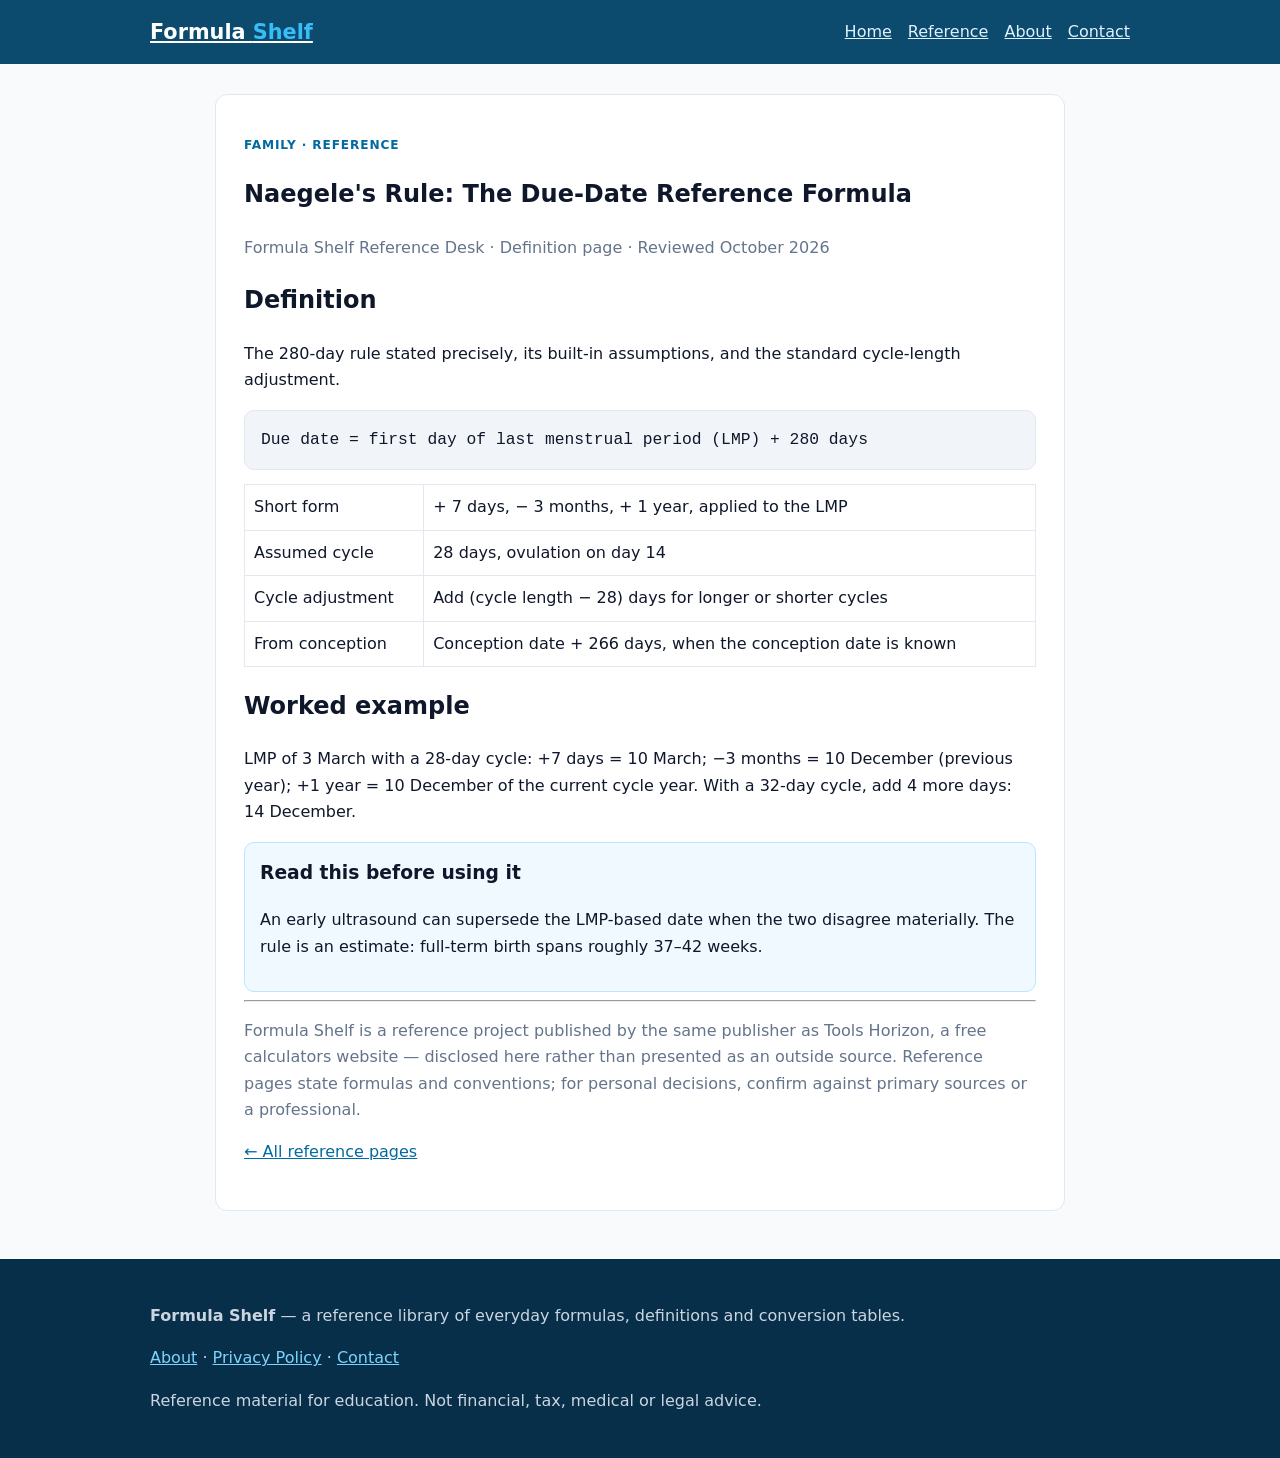
<file: reference/naegeles-rule-reference.html>
<!doctype html><html lang="en"><head><meta charset="utf-8"><meta name="viewport" content="width=device-width,initial-scale=1">
<title>Naegele&#x27;s Rule: The Due-Date Reference Formula | Formula Shelf</title><meta name="description" content="The 280-day rule stated precisely, its built-in assumptions, and the standard cycle-length adjustment.">
<meta property="og:title" content="Naegele&#x27;s Rule: The Due-Date Reference Formula"><meta property="og:description" content="The 280-day rule stated precisely, its built-in assumptions, and the standard cycle-length adjustment.">
<link rel="stylesheet" href="../style.css"></head><body>
<header><div class="wrap"><div class="nav"><a class="logo" href="../index.html">Formula <span>Shelf</span></a><nav><a href="../index.html">Home</a><a href="../index.html#reference">Reference</a><a href="../about.html">About</a><a href="../contact.html">Contact</a></nav></div></div></header>
<main><div class="wrap"><article><p class="tag">Family · Reference</p><h1>Naegele's Rule: The Due-Date Reference Formula</h1>
<p class="meta">Formula Shelf Reference Desk · Definition page · Reviewed October 2026</p>
<h2>Definition</h2><p>The 280-day rule stated precisely, its built-in assumptions, and the standard cycle-length adjustment.</p>
<div class="formula">Due date = first day of last menstrual period (LMP) + 280 days</div><table><tr><td>Short form</td><td>+ 7 days, − 3 months, + 1 year, applied to the LMP</td></tr><tr><td>Assumed cycle</td><td>28 days, ovulation on day 14</td></tr><tr><td>Cycle adjustment</td><td>Add (cycle length − 28) days for longer or shorter cycles</td></tr><tr><td>From conception</td><td>Conception date + 266 days, when the conception date is known</td></tr></table>
<h2>Worked example</h2><p>LMP of 3 March with a 28-day cycle: +7 days = 10 March; −3 months = 10 December (previous year); +1 year = 10 December of the current cycle year. With a 32-day cycle, add 4 more days: 14 December.</p>
<div class="note"><h3 style="margin-top:0">Read this before using it</h3><p>An early ultrasound can supersede the LMP-based date when the two disagree materially. The rule is an estimate: full-term birth spans roughly 37–42 weeks.</p></div>
<hr><p class="meta">Formula Shelf is a reference project published by the same publisher as Tools Horizon, a free calculators website — disclosed here rather than presented as an outside source. Reference pages state formulas and conventions; for personal decisions, confirm against primary sources or a professional.</p>
<p><a href="../index.html#reference">← All reference pages</a></p></article></div></main>
<footer><div class="wrap"><p><strong>Formula Shelf</strong> — a reference library of everyday formulas, definitions and conversion tables.</p><p><a href="../about.html">About</a> · <a href="../privacy.html">Privacy Policy</a> · <a href="../contact.html">Contact</a></p><p>Reference material for education. Not financial, tax, medical or legal advice.</p></div></footer></body></html>
</file>
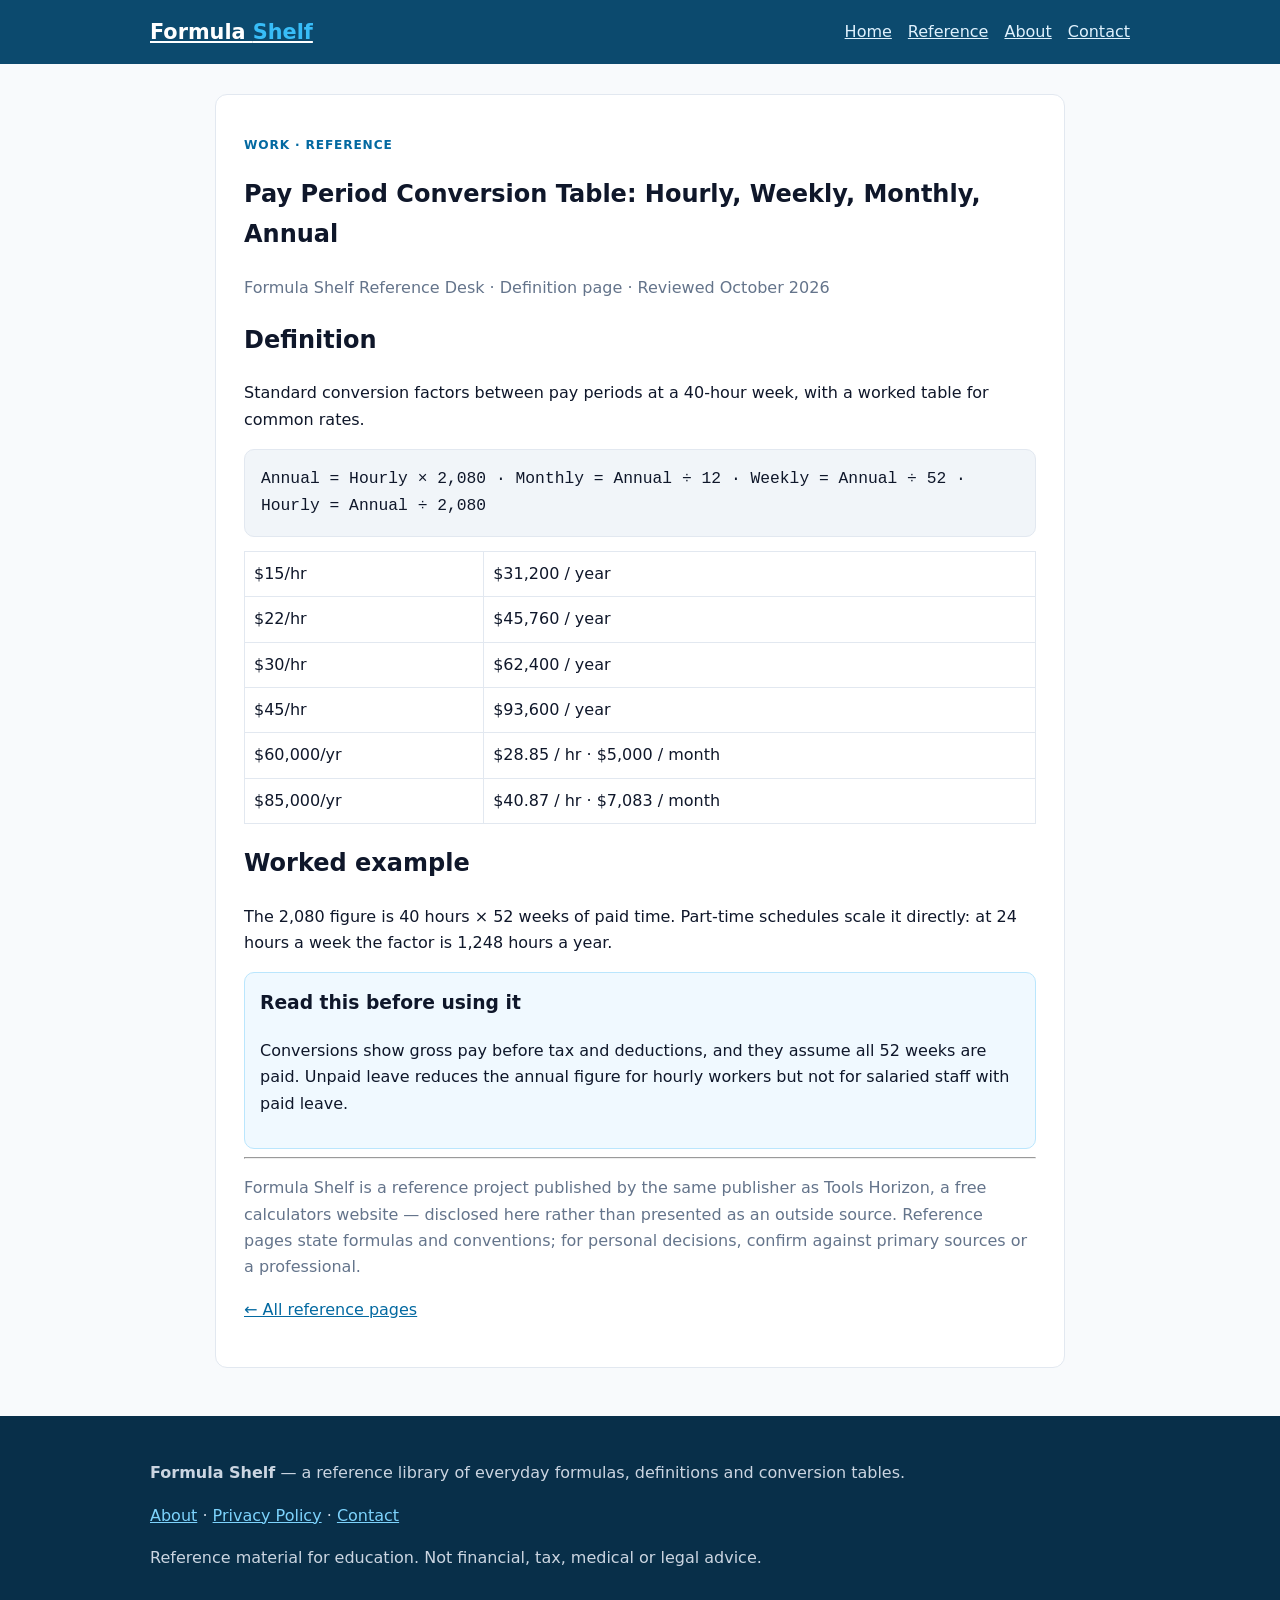
<file: reference/pay-period-conversion-table.html>
<!doctype html><html lang="en"><head><meta charset="utf-8"><meta name="viewport" content="width=device-width,initial-scale=1">
<title>Pay Period Conversion Table: Hourly, Weekly, Monthly, Annual | Formula Shelf</title><meta name="description" content="Standard conversion factors between pay periods at a 40-hour week, with a worked table for common rates.">
<meta property="og:title" content="Pay Period Conversion Table: Hourly, Weekly, Monthly, Annual"><meta property="og:description" content="Standard conversion factors between pay periods at a 40-hour week, with a worked table for common rates.">
<link rel="stylesheet" href="../style.css"></head><body>
<header><div class="wrap"><div class="nav"><a class="logo" href="../index.html">Formula <span>Shelf</span></a><nav><a href="../index.html">Home</a><a href="../index.html#reference">Reference</a><a href="../about.html">About</a><a href="../contact.html">Contact</a></nav></div></div></header>
<main><div class="wrap"><article><p class="tag">Work · Reference</p><h1>Pay Period Conversion Table: Hourly, Weekly, Monthly, Annual</h1>
<p class="meta">Formula Shelf Reference Desk · Definition page · Reviewed October 2026</p>
<h2>Definition</h2><p>Standard conversion factors between pay periods at a 40-hour week, with a worked table for common rates.</p>
<div class="formula">Annual = Hourly × 2,080 · Monthly = Annual ÷ 12 · Weekly = Annual ÷ 52 · Hourly = Annual ÷ 2,080</div><table><tr><td>$15/hr</td><td>$31,200 / year</td></tr><tr><td>$22/hr</td><td>$45,760 / year</td></tr><tr><td>$30/hr</td><td>$62,400 / year</td></tr><tr><td>$45/hr</td><td>$93,600 / year</td></tr><tr><td>$60,000/yr</td><td>$28.85 / hr · $5,000 / month</td></tr><tr><td>$85,000/yr</td><td>$40.87 / hr · $7,083 / month</td></tr></table>
<h2>Worked example</h2><p>The 2,080 figure is 40 hours × 52 weeks of paid time. Part-time schedules scale it directly: at 24 hours a week the factor is 1,248 hours a year.</p>
<div class="note"><h3 style="margin-top:0">Read this before using it</h3><p>Conversions show gross pay before tax and deductions, and they assume all 52 weeks are paid. Unpaid leave reduces the annual figure for hourly workers but not for salaried staff with paid leave.</p></div>
<hr><p class="meta">Formula Shelf is a reference project published by the same publisher as Tools Horizon, a free calculators website — disclosed here rather than presented as an outside source. Reference pages state formulas and conventions; for personal decisions, confirm against primary sources or a professional.</p>
<p><a href="../index.html#reference">← All reference pages</a></p></article></div></main>
<footer><div class="wrap"><p><strong>Formula Shelf</strong> — a reference library of everyday formulas, definitions and conversion tables.</p><p><a href="../about.html">About</a> · <a href="../privacy.html">Privacy Policy</a> · <a href="../contact.html">Contact</a></p><p>Reference material for education. Not financial, tax, medical or legal advice.</p></div></footer></body></html>
</file>
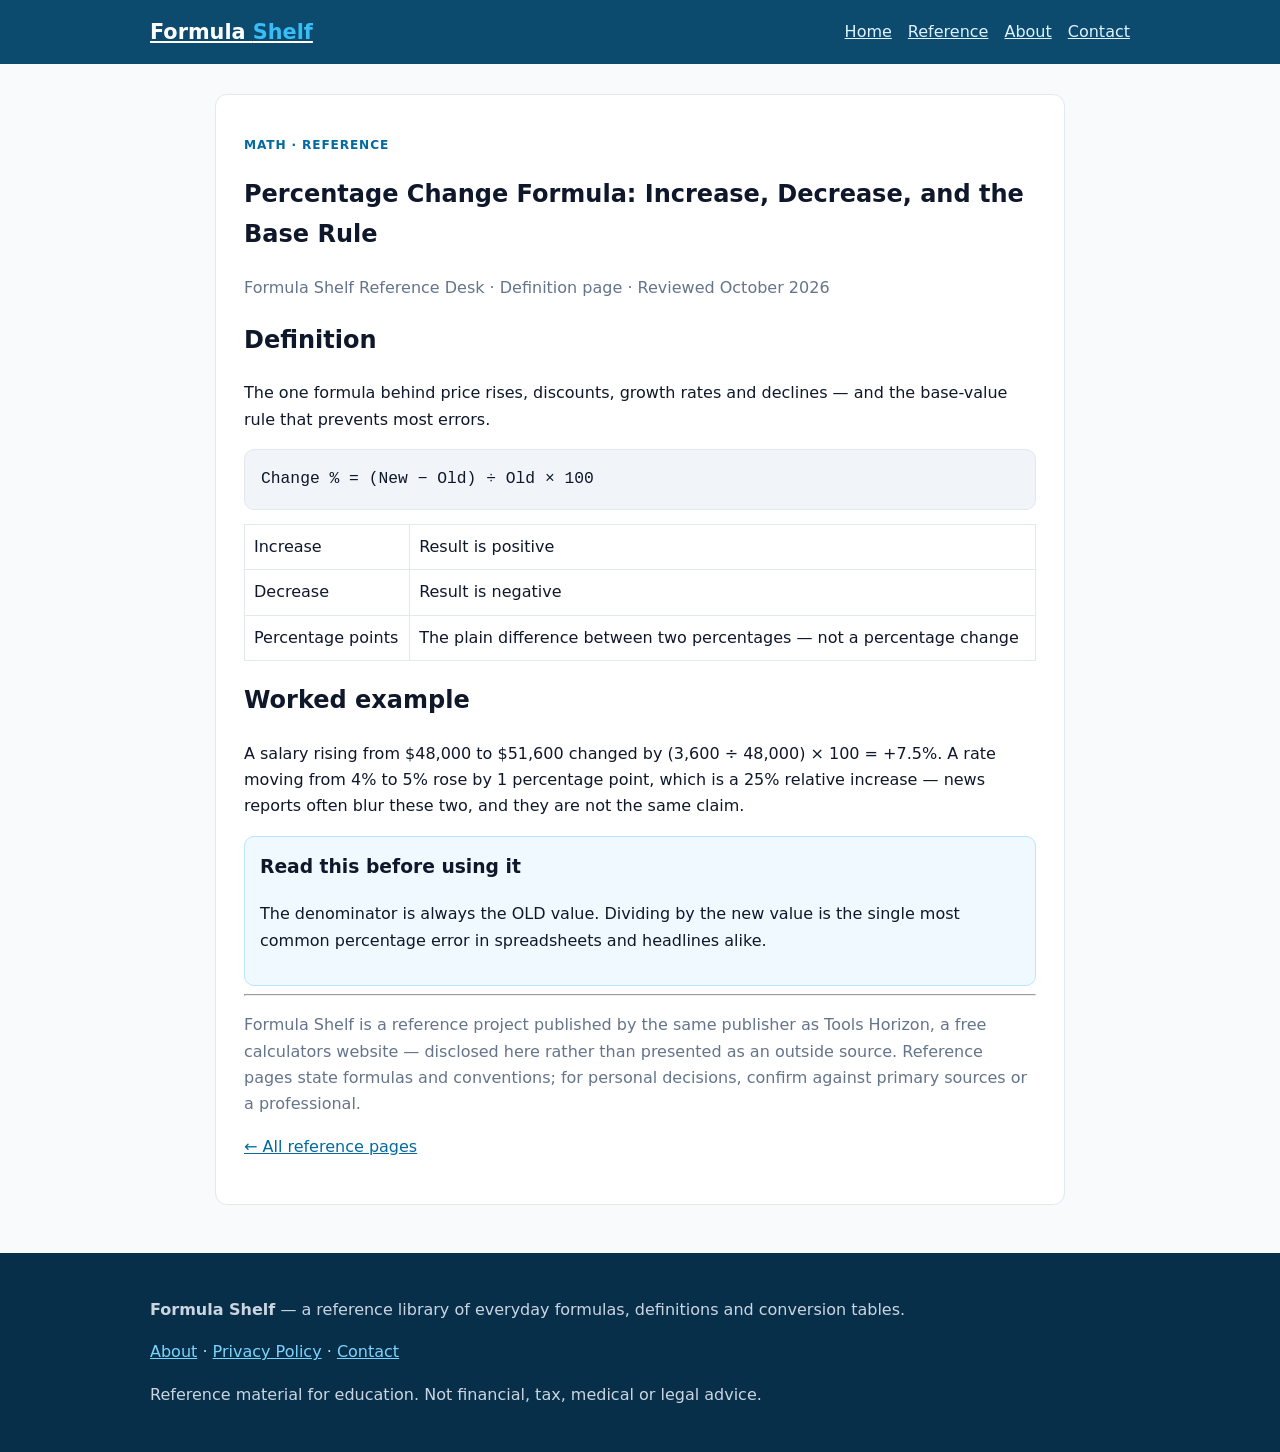
<file: reference/percentage-change-formula.html>
<!doctype html><html lang="en"><head><meta charset="utf-8"><meta name="viewport" content="width=device-width,initial-scale=1">
<title>Percentage Change Formula: Increase, Decrease, and the Base Rule | Formula Shelf</title><meta name="description" content="The one formula behind price rises, discounts, growth rates and declines — and the base-value rule that prevents most errors.">
<meta property="og:title" content="Percentage Change Formula: Increase, Decrease, and the Base Rule"><meta property="og:description" content="The one formula behind price rises, discounts, growth rates and declines — and the base-value rule that prevents most errors.">
<link rel="stylesheet" href="../style.css"></head><body>
<header><div class="wrap"><div class="nav"><a class="logo" href="../index.html">Formula <span>Shelf</span></a><nav><a href="../index.html">Home</a><a href="../index.html#reference">Reference</a><a href="../about.html">About</a><a href="../contact.html">Contact</a></nav></div></div></header>
<main><div class="wrap"><article><p class="tag">Math · Reference</p><h1>Percentage Change Formula: Increase, Decrease, and the Base Rule</h1>
<p class="meta">Formula Shelf Reference Desk · Definition page · Reviewed October 2026</p>
<h2>Definition</h2><p>The one formula behind price rises, discounts, growth rates and declines — and the base-value rule that prevents most errors.</p>
<div class="formula">Change % = (New − Old) ÷ Old × 100</div><table><tr><td>Increase</td><td>Result is positive</td></tr><tr><td>Decrease</td><td>Result is negative</td></tr><tr><td>Percentage points</td><td>The plain difference between two percentages — not a percentage change</td></tr></table>
<h2>Worked example</h2><p>A salary rising from $48,000 to $51,600 changed by (3,600 ÷ 48,000) × 100 = +7.5%. A rate moving from 4% to 5% rose by 1 percentage point, which is a 25% relative increase — news reports often blur these two, and they are not the same claim.</p>
<div class="note"><h3 style="margin-top:0">Read this before using it</h3><p>The denominator is always the OLD value. Dividing by the new value is the single most common percentage error in spreadsheets and headlines alike.</p></div>
<hr><p class="meta">Formula Shelf is a reference project published by the same publisher as Tools Horizon, a free calculators website — disclosed here rather than presented as an outside source. Reference pages state formulas and conventions; for personal decisions, confirm against primary sources or a professional.</p>
<p><a href="../index.html#reference">← All reference pages</a></p></article></div></main>
<footer><div class="wrap"><p><strong>Formula Shelf</strong> — a reference library of everyday formulas, definitions and conversion tables.</p><p><a href="../about.html">About</a> · <a href="../privacy.html">Privacy Policy</a> · <a href="../contact.html">Contact</a></p><p>Reference material for education. Not financial, tax, medical or legal advice.</p></div></footer></body></html>
</file>
<file: style.css>
:root{--bg:#f8fafc;--ink:#0f172a;--muted:#64748b;--acc:#0369a1;--acc2:#38bdf8;--card:#fff;--line:#e2e8f0;--code:#f1f5f9}
*{box-sizing:border-box}body{margin:0;font-family:system-ui,-apple-system,Segoe UI,Roboto,Arial,sans-serif;background:var(--bg);color:var(--ink);line-height:1.65}
a{color:var(--acc)}header{background:#0c4a6e;color:#fff}.wrap{max-width:1020px;margin:0 auto;padding:0 20px}
.nav{display:flex;justify-content:space-between;align-items:center;padding:15px 0;flex-wrap:wrap;gap:10px}.logo{font-weight:800;color:#fff;font-size:1.3rem}.logo span{color:var(--acc2)}nav a{color:#e0f2fe;margin-left:16px}
.hero{padding:46px 0}.hero h1{font-size:2.4rem;line-height:1.15;margin:0 0 12px}.hero p{color:#bae6fd;font-size:1.12rem;max-width:700px}
main{padding:30px 0 48px}.grid{display:grid;grid-template-columns:repeat(auto-fit,minmax(280px,1fr));gap:16px}
.card{background:var(--card);border:1px solid var(--line);border-radius:12px;padding:20px}.card h3{margin-top:0}
.tag{font-size:.76rem;letter-spacing:.07em;text-transform:uppercase;color:var(--acc);font-weight:700}
article{background:#fff;border:1px solid var(--line);border-radius:12px;padding:28px;max-width:850px;margin:0 auto}
.formula{background:var(--code);border:1px solid var(--line);border-radius:10px;padding:16px;font-family:ui-monospace,Menlo,Consolas,monospace;font-size:1.02rem;overflow-x:auto}
table{width:100%;border-collapse:collapse;margin:14px 0}th,td{border:1px solid var(--line);padding:9px;text-align:left}th{background:#f0f9ff}
.meta{color:var(--muted)}.note{background:#f0f9ff;border:1px solid #bae6fd;padding:15px;border-radius:10px}
footer{background:#082f49;color:#cbd5e1;padding:28px 0}footer a{color:#7dd3fc}
@media(max-width:640px){.hero h1{font-size:1.9rem}article{padding:18px}}
</file>
